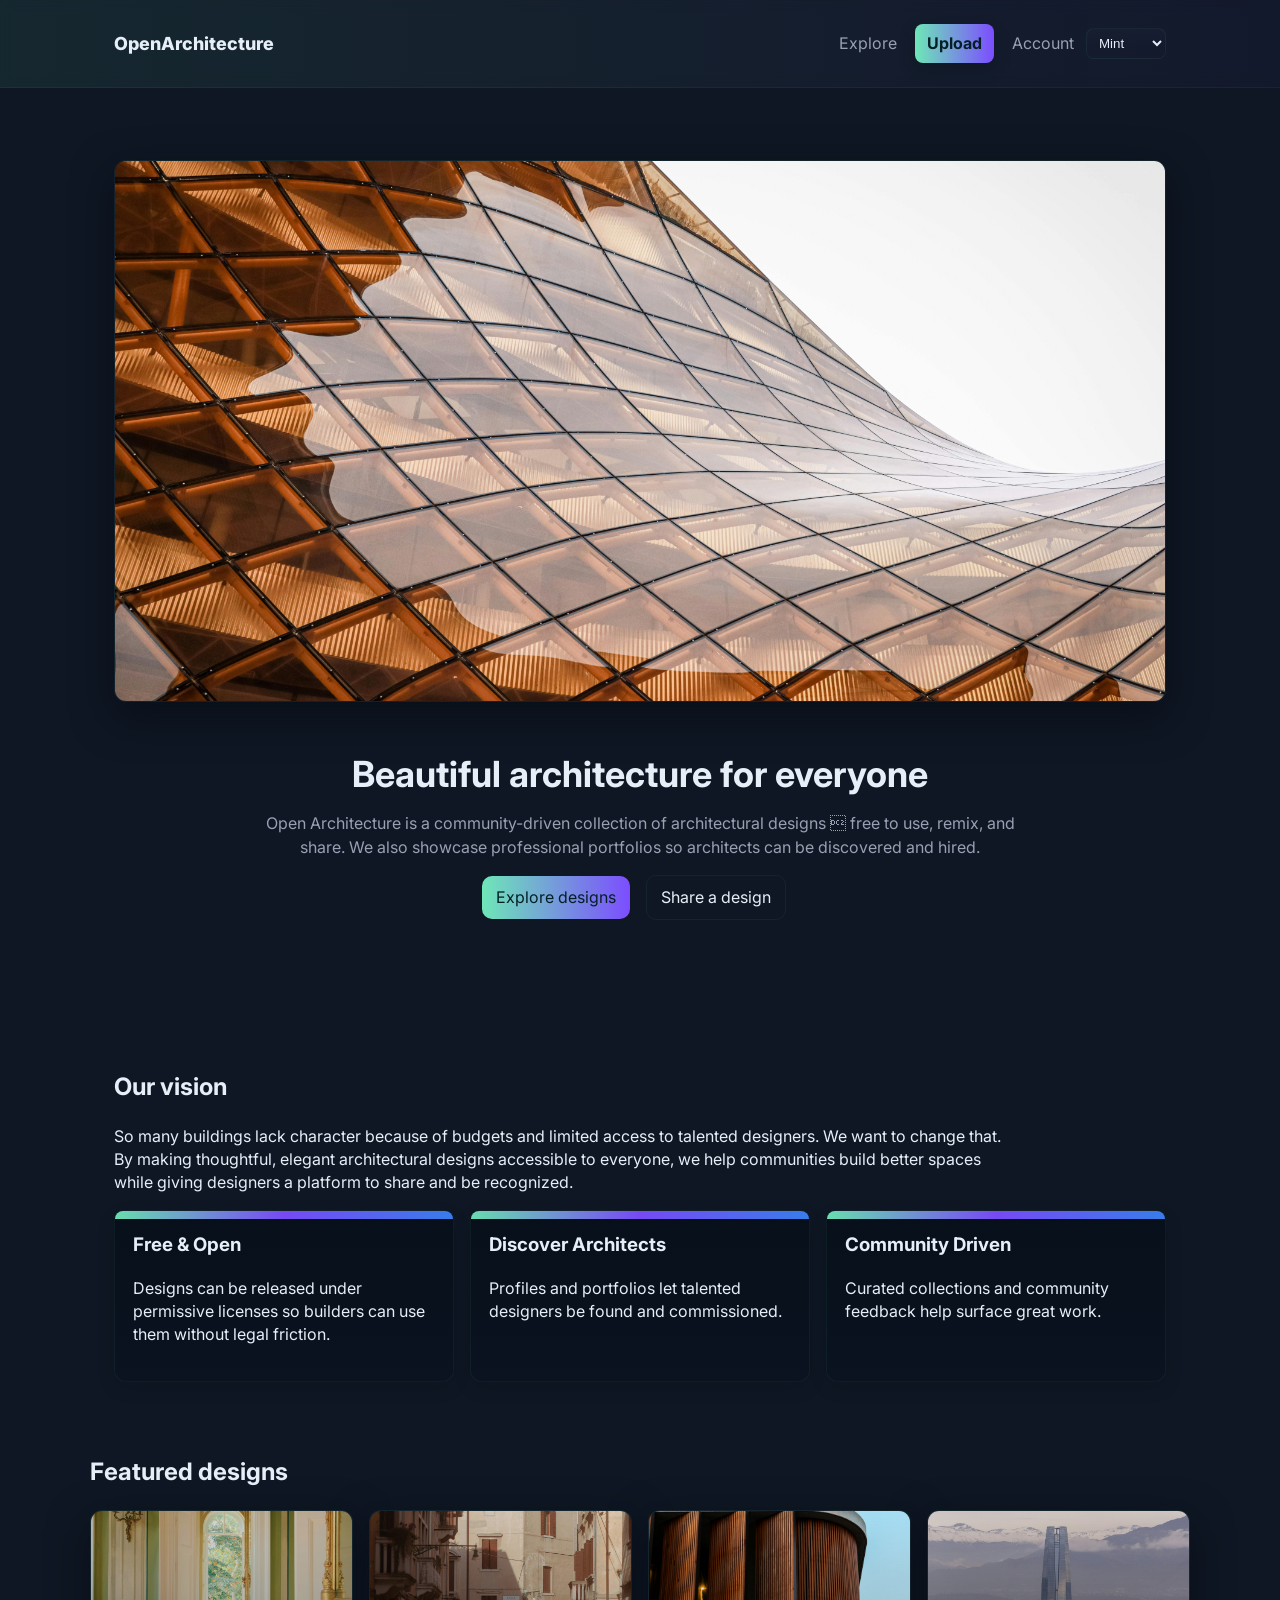
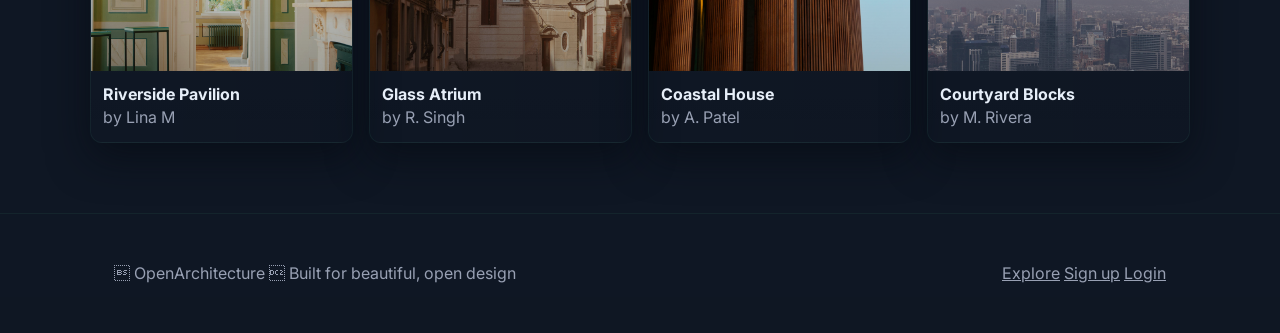
<file: index.html>
<!doctype html>
<html lang="en">
<head>
  <meta charset="utf-8" />
  <meta name="viewport" content="width=device-width,initial-scale=1" />
  <title>Open Architecture  Beautiful designs, freely shared</title>
  <link rel="preconnect" href="https://fonts.gstatic.com" crossorigin>
  <link href="https://fonts.googleapis.com/css2?family=Inter:wght@300;400;600;800&display=swap" rel="stylesheet">
  <link rel="stylesheet" href="/css/styles.css">
</head>
<body>
  <header class="site-header">
    <div class="container nav">
      <a class="brand" href="/">OpenArchitecture</a>
      <nav>
        <a href="/search.html">Explore</a>
        <a href="/upload.html" class="cta">Upload</a>
        <a href="/account.html">Account</a>
        <select class="theme-select" id="themeSelect" aria-label="Theme selector">
          <option value="mint">Mint</option>
          <option value="sunset">Sunset</option>
          <option value="ocean">Ocean</option>
          <option value="paper">Paper</option>
        </select>
      </nav>
    </div>
  </header>

  <main>
    <section class="hero">
      <div class="container hero-inner">
        <!-- Moved the hero image ABOVE the copy and made it full-width in the hero block -->
        <div class="hero-card" aria-hidden="false">
          <div class="card-top">
            <!-- two images stacked for smooth crossfade; initial src set to a known image from nice_buildings -->
            <img id="rotA" class="rot-img visible" src="/images/nice_buildings/pexels-abdullahoguk-32801364.jpg" alt="sample design A" />
            <img id="rotB" class="rot-img" src="/images/nice_buildings/pexels-airamdphoto-33665964.jpg" alt="sample design B" />
          </div>
          <div class="card-bottom">
            <strong id="rot-title">Riverside Pavilion</strong>
            <span id="rot-author">by Lina M.</span>
          </div>
        </div>

        <div class="hero-copy">
          <h1>Beautiful architecture for everyone</h1>
          <p>Open Architecture is a community-driven collection of architectural designs  free to use, remix, and share. We also showcase professional portfolios so architects can be discovered and hired.</p>
          <p class="hero-ctas">
            <a class="btn btn-primary" href="/search.html">Explore designs</a>
            <a class="btn" href="/upload.html">Share a design</a>
          </p>
        </div>
      </div>
    </section>

    <section class="vision container">
      <h2>Our vision</h2>
      <p>So many buildings lack character because of budgets and limited access to talented designers. We want to change that. By making thoughtful, elegant architectural designs accessible to everyone, we help communities build better spaces while giving designers a platform to share and be recognized.</p>

      <div class="grid">
        <div class="card">
          <h3>Free & Open</h3>
          <p>Designs can be released under permissive licenses so builders can use them without legal friction.</p>
        </div>
        <div class="card">
          <h3>Discover Architects</h3>
          <p>Profiles and portfolios let talented designers be found and commissioned.</p>
        </div>
        <div class="card">
          <h3>Community Driven</h3>
          <p>Curated collections and community feedback help surface great work.</p>
        </div>
      </div>
    </section>

    <section class="featured container">
      <h2>Featured designs</h2>
      <div id="featured-grid" class="grid">
        <!-- populated by JS -->
      </div>
    </section>

  </main>

  <footer class="site-footer">
    <div class="container">
      <div> OpenArchitecture  Built for beautiful, open design</div>
      <nav>
        <a href="/search.html">Explore</a>
        <a href="/signup.html">Sign up</a>
        <a href="/login.html">Login</a>
      </nav>
    </div>
  </footer>

  <script src="/js/app.js"></script>
  <script>
    // theme switcher: set data-theme on the root element
    const select = document.getElementById('themeSelect')
    const saved = localStorage.getItem('oa.theme') || 'mint'
    document.documentElement.dataset.theme = saved
    if(select) select.value = saved
    select?.addEventListener('change', e=>{
      const v = e.target.value
      document.documentElement.dataset.theme = v
      localStorage.setItem('oa.theme', v)
    })

    // Image rotation for hero using local images in /images/nice_buildings
    document.addEventListener('DOMContentLoaded', function(){
      (function(){
        const images = [
          "pexels-abdullahoguk-32801364.jpg",
          "pexels-airamdphoto-33665964.jpg",
          "pexels-alejandro-de-roa-649065356-30286915.jpg",
          "pexels-artur-stec-26039050-26734441.jpg",
          "pexels-aysegul-aytoren-46790226-12236767.jpg",
          "pexels-bailey-mahon-852645631-19659020.jpg",
          "pexels-bastien-moiroux-565173-1322252.jpg",
          "pexels-bouchta-lachhab-998636-2058692.jpg",
          "pexels-chasethepine-37183701.jpg",
          "pexels-clarence-chan-2160207969-36949779.jpg",
          "pexels-diego-arriaza-471610492-17415913.jpg",
          "pexels-douglas-schneiders-2148687071-31647743.jpg",
          "pexels-efrem-efre-2786187-34010690.jpg",
          "pexels-fakhri98-37230079.jpg",
          "pexels-filipgrobgaard-15467991.jpg",
          "pexels-frnz-brnhrdt-290426752-33320634.jpg",
          "pexels-hamidoffstudio-18613224.jpg",
          "pexels-instaszek-31940527.jpg",
          "pexels-joachim-hoholm-371880152-36426978.jpg",
          "pexels-kovyrina-31687640.jpg",
          "pexels-leonardo-delsabio-2150529415-36597363.jpg",
          "pexels-maksym-parovenko-2151629581-32317250.jpg",
          "pexels-masoodaslami-19275818.jpg",
          "pexels-mattia-morgut-2160442022-36726738.jpg",
          "pexels-midlox-13199593.jpg",
          "pexels-mira-romanescu-2160519235-36779806.jpg",
          "pexels-nicosiegl01-16703148.jpg",
          "pexels-nils-rotura-2157795908-35011638.jpg",
          "pexels-norman-t-742222691-18536662.jpg",
          "pexels-patricia-carceles-2158525019-37079034.jpg",
          "pexels-rafael-fonseca-almazan-235375276-12204322.jpg",
          "pexels-sukrit-lamthong-34482161-7915703.jpg",
          "pexels-umar-khan-1302113436-36835407.jpg",
          "pexels-v-marin-701396667-25365222.jpg",
          "pexels-veeterzy-20671979.jpg",
          "pexels-walter-cunha-2158705182-35551113.jpg",
          "pexels-xperimental-33488565.jpg"
        ]

        const base = '/images/nice_buildings/'
        let idx = Math.floor(Math.random()*images.length)
        const a = document.getElementById('rotA')
        const b = document.getElementById('rotB')
        const title = document.getElementById('rot-title')
        const author = document.getElementById('rot-author')
        let showingA = true

        function setMeta(filename){
          // try to derive a readable title/author from filename, fallback to filename
          const name = filename.replace(/^pexels-|\.jpg$/g,'').replace(/[-_]/g,' ')
          const parts = name.split(/\s+by\s+/i)
          title.textContent = parts[0].trim().slice(0,40) || 'Sample Design'
          if(parts[1]) author.textContent = 'by ' + parts[1].trim()
          else author.textContent = ''
        }

        function preload(src){
          return new Promise(resolve=>{
            const img = new Image()
            img.onload = ()=>resolve(true)
            img.onerror = ()=>resolve(false)
            img.src = src
          })
        }

        async function showNext(){
          idx = (idx + 1) % images.length
          const src = base + images[idx]
          const target = showingA ? b : a
          const current = showingA ? a : b
          // preload next
          await preload(src)
          target.src = src
          setMeta(images[idx])
          // crossfade
          target.classList.add('visible')
          current.classList.remove('visible')
          showingA = !showingA
        }

        // initialize
        // ensure initial images are in the rotation
        a.src = base + images[idx]
        setMeta(images[idx])
        a.classList.add('visible')

        // rotate every 6s
        setInterval(showNext, 6000)
      })()
    })
  </script>
  </script>
</body>
</html>
</file>
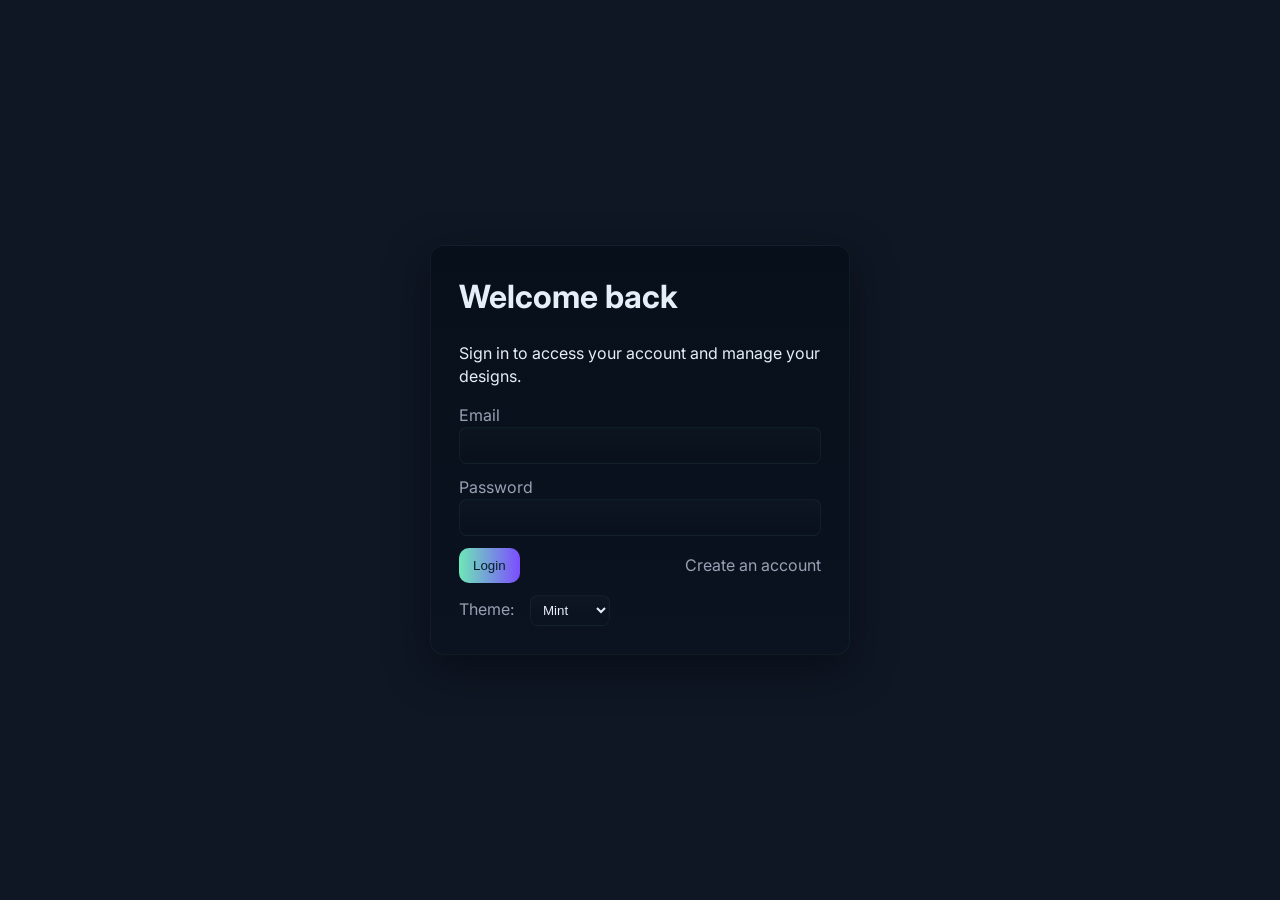
<file: login.html>
<!doctype html>
<html lang="en">
<head>
  <meta charset="utf-8" />
  <meta name="viewport" content="width=device-width,initial-scale=1" />
  <title>Login  Open Architecture</title>
  <link href="https://fonts.googleapis.com/css2?family=Inter:wght@300;400;600;800&display=swap" rel="stylesheet">
  <link rel="stylesheet" href="/css/styles.css">
</head>
<body>
  <main class="auth-page container">
    <div class="auth-card">
      <h1>Welcome back</h1>
      <p>Sign in to access your account and manage your designs.</p>
      <form class="auth-form">
        <label>Email
          <input type="email" required />
        </label>
        <label>Password
          <input type="password" required />
        </label>
        <div class="auth-actions">
          <button class="btn btn-primary">Login</button>
          <a href="/signup.html" class="muted">Create an account</a>
        </div>
      </form>
      <div style="margin-top:12px;color:var(--muted)">Theme: 
        <select id="themeSelectLogin" class="theme-select">
          <option value="mint">Mint</option>
          <option value="sunset">Sunset</option>
          <option value="ocean">Ocean</option>
          <option value="paper">Paper</option>
        </select>
      </div>
    </div>
  </main>

  <script>
    const sel = document.getElementById('themeSelectLogin')
    const saved = localStorage.getItem('oa.theme') || 'mint'
    document.documentElement.dataset.theme = saved
    if(sel) sel.value = saved
    sel?.addEventListener('change', e=>{
      const v = e.target.value
      document.documentElement.dataset.theme = v
      localStorage.setItem('oa.theme', v)
    })
  </script>
</body>
</html>
</file>
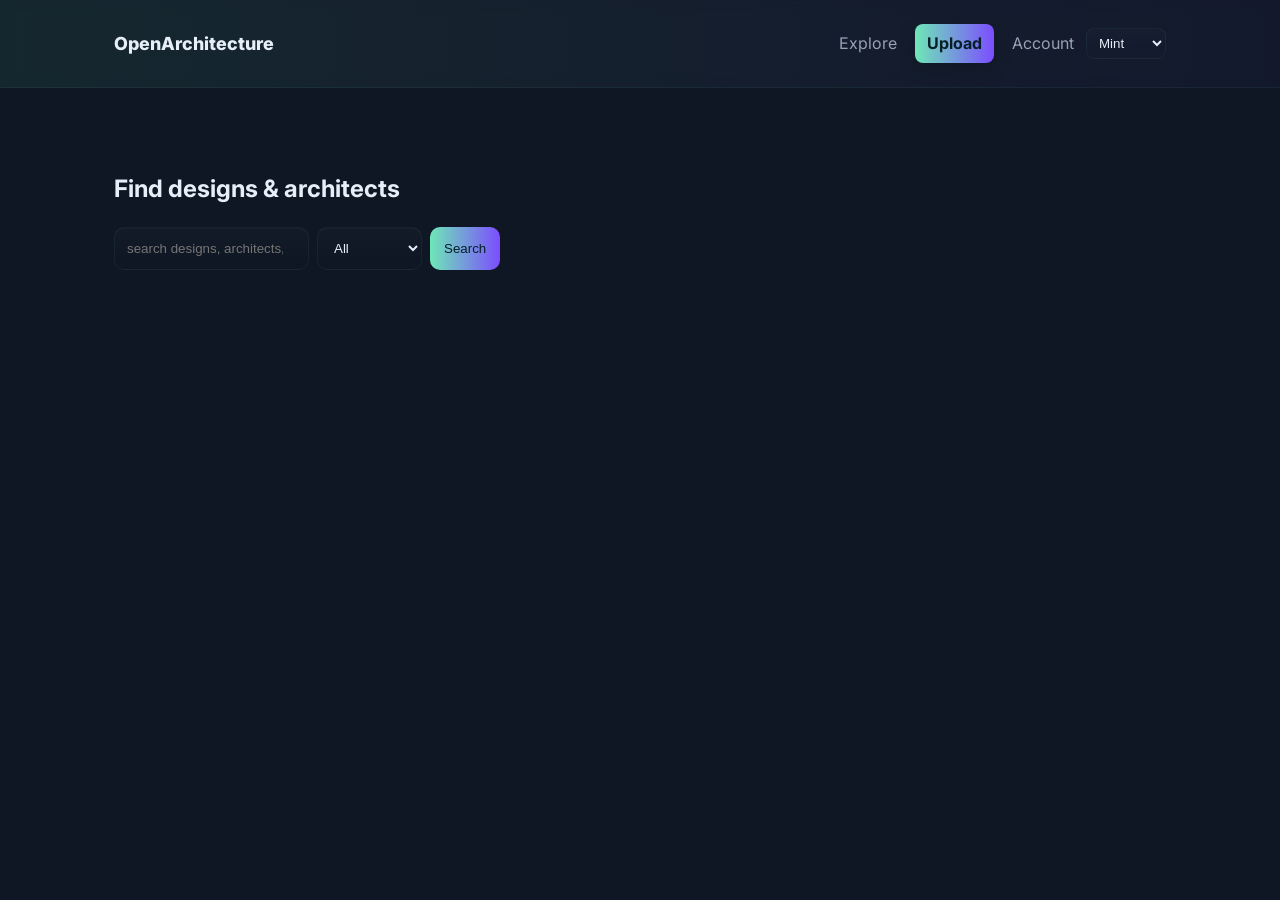
<file: search.html>
<!doctype html>
<html lang="en">
<head>
  <meta charset="utf-8" />
  <meta name="viewport" content="width=device-width,initial-scale=1" />
  <title>Explore Designs  Open Architecture</title>
  <link href="https://fonts.googleapis.com/css2?family=Inter:wght@300;400;600;800&display=swap" rel="stylesheet">
  <link rel="stylesheet" href="/css/styles.css">
</head>
<body>
  <header class="site-header">
    <div class="container nav">
      <a class="brand" href="/">OpenArchitecture</a>
      <nav>
        <a href="/search.html">Explore</a>
        <a href="/upload.html" class="cta">Upload</a>
        <a href="/account.html">Account</a>
        <select class="theme-select" id="themeSelectSearch" aria-label="Theme selector">
          <option value="mint">Mint</option>
          <option value="sunset">Sunset</option>
          <option value="ocean">Ocean</option>
          <option value="paper">Paper</option>
        </select>
      </nav>
    </div>
  </header>

  <main class="container">
    <section class="search-hero">
      <h1>Find designs & architects</h1>
      <form class="search-form" id="searchForm">
        <input type="search" id="q" placeholder="search designs, architects, tags..." />
        <select id="type">
          <option value="all">All</option>
          <option value="design">Designs</option>
          <option value="architect">Architects</option>
        </select>
        <button class="btn btn-primary">Search</button>
      </form>
    </section>

    <section class="results">
      <div id="resultsGrid" class="grid"></div>
    </section>
  </main>

  <script src="/js/search.js"></script>
  <script>
    // sync theme controls across pages
    const sel = document.getElementById('themeSelectSearch')
    const saved = localStorage.getItem('oa.theme') || 'mint'
    document.documentElement.dataset.theme = saved
    if(sel) sel.value = saved
    sel?.addEventListener('change', e=>{
      const v = e.target.value
      document.documentElement.dataset.theme = v
      localStorage.setItem('oa.theme', v)
    })
  </script>
</body>
</html>
</file>
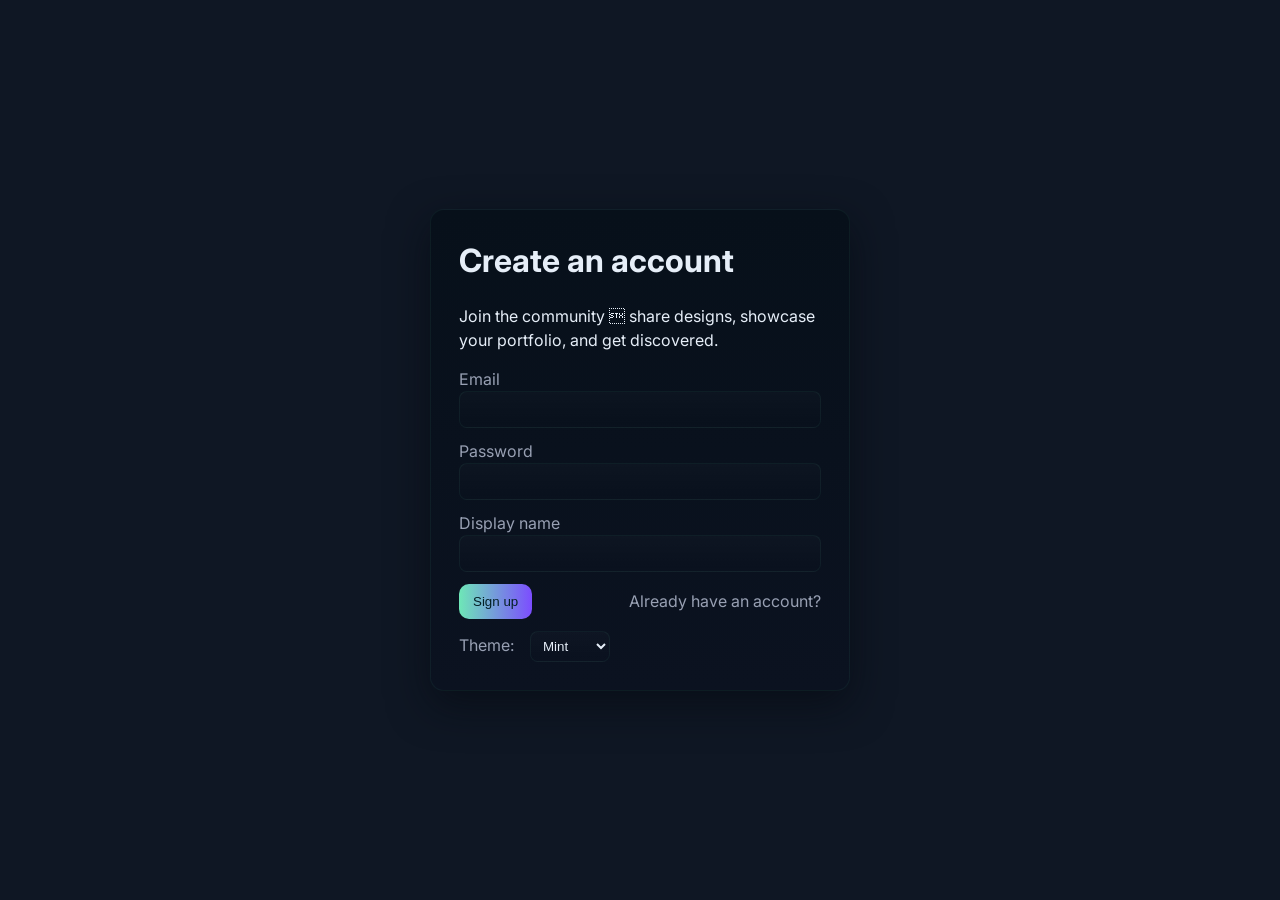
<file: signup.html>
<!doctype html>
<html lang="en">
<head>
  <meta charset="utf-8" />
  <meta name="viewport" content="width=device-width,initial-scale=1" />
  <title>Sign up  Open Architecture</title>
  <link href="https://fonts.googleapis.com/css2?family=Inter:wght@300;400;600;800&display=swap" rel="stylesheet">
  <link rel="stylesheet" href="/css/styles.css">
</head>
<body>
  <main class="auth-page container">
    <div class="auth-card">
      <h1>Create an account</h1>
      <p>Join the community  share designs, showcase your portfolio, and get discovered.</p>
      <form class="auth-form">
        <label>Email
          <input type="email" required />
        </label>
        <label>Password
          <input type="password" required />
        </label>
        <label>Display name
          <input />
        </label>
        <div class="auth-actions">
          <button class="btn btn-primary">Sign up</button>
          <a href="/login.html" class="muted">Already have an account?</a>
        </div>
      </form>
      <div style="margin-top:12px;color:var(--muted)">Theme: 
        <select id="themeSelectSignup" class="theme-select">
          <option value="mint">Mint</option>
          <option value="sunset">Sunset</option>
          <option value="ocean">Ocean</option>
          <option value="paper">Paper</option>
        </select>
      </div>
    </div>
  </main>

  <script>
    const sel = document.getElementById('themeSelectSignup')
    const saved = localStorage.getItem('oa.theme') || 'mint'
    document.documentElement.dataset.theme = saved
    if(sel) sel.value = saved
    sel?.addEventListener('change', e=>{
      const v = e.target.value
      document.documentElement.dataset.theme = v
      localStorage.setItem('oa.theme', v)
    })
  </script>
</body>
</html>
</file>
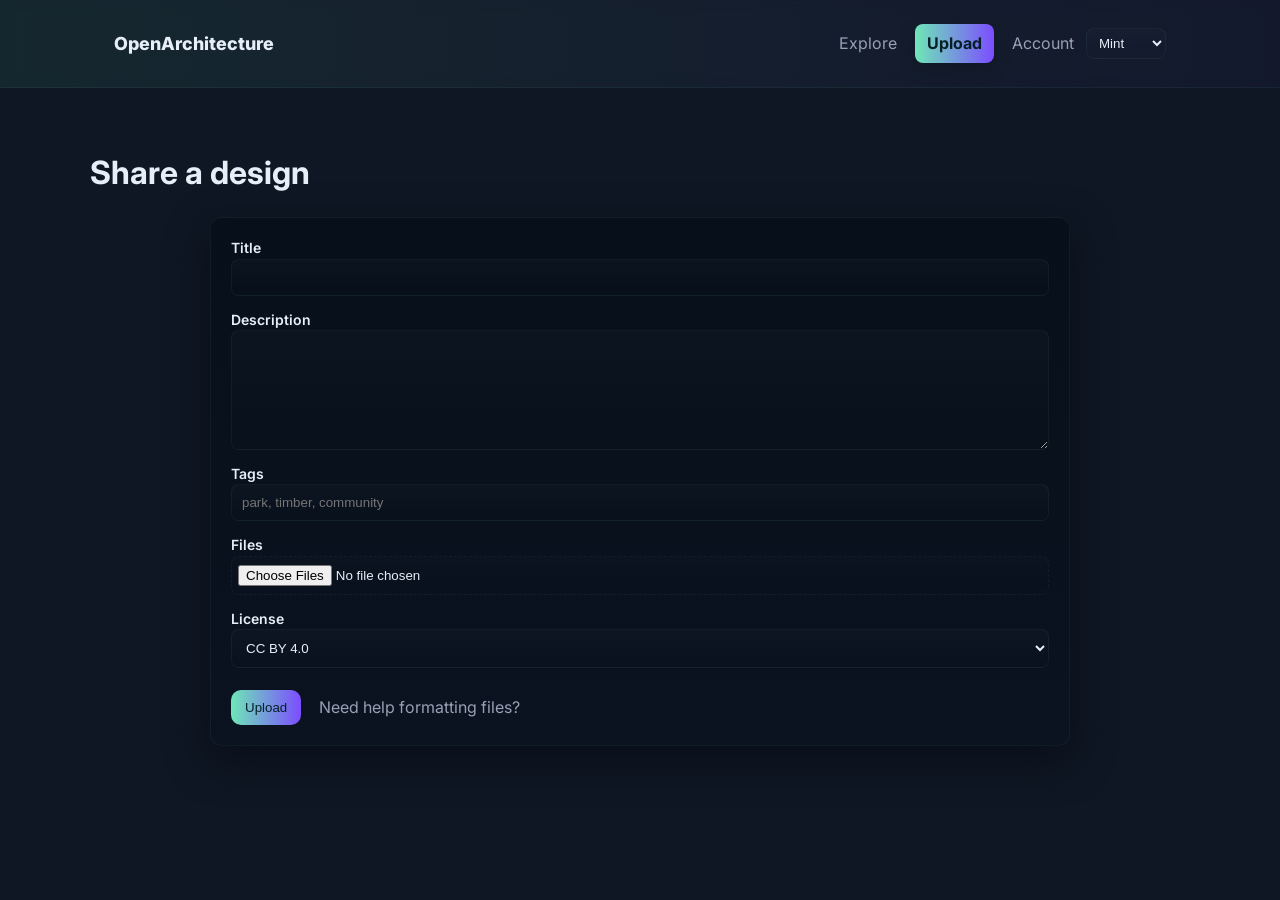
<file: upload.html>
<!doctype html>
<html lang="en">
<head>
  <meta charset="utf-8" />
  <meta name="viewport" content="width=device-width,initial-scale=1" />
  <title>Upload a design  Open Architecture</title>
  <link href="https://fonts.googleapis.com/css2?family=Inter:wght@300;400;600;800&display=swap" rel="stylesheet">
  <link rel="stylesheet" href="/css/styles.css">
</head>
<body>
  <header class="site-header">
    <div class="container nav">
      <a class="brand" href="/">OpenArchitecture</a>
      <nav>
        <a href="/search.html">Explore</a>
        <a href="/upload.html" class="cta">Upload</a>
        <a href="/account.html">Account</a>
        <select class="theme-select" id="themeSelectUpload" aria-label="Theme selector">
          <option value="mint">Mint</option>
          <option value="sunset">Sunset</option>
          <option value="ocean">Ocean</option>
          <option value="paper">Paper</option>
        </select>
      </nav>
    </div>
  </header>

  <main class="container upload-page">
    <h1>Share a design</h1>
    <form class="upload-form" id="uploadForm">
      <label>Title
        <input type="text" name="title" required />
      </label>
      <label>Description
        <textarea name="description"></textarea>
      </label>
      <label>Tags
        <input name="tags" placeholder="park, timber, community" />
      </label>
      <label>Files
        <input type="file" name="files" multiple />
      </label>
      <label>License
        <select name="license">
          <option>CC BY 4.0</option>
          <option>CC0</option>
          <option>All Rights Reserved</option>
        </select>
      </label>
      <div class="upload-actions">
        <button class="btn btn-primary">Upload</button>
        <a class="muted" href="#">Need help formatting files?</a>
      </div>
    </form>
  </main>

  <script src="/js/upload.js"></script>
  <script>
    const sel = document.getElementById('themeSelectUpload')
    const saved = localStorage.getItem('oa.theme') || 'mint'
    document.documentElement.dataset.theme = saved
    if(sel) sel.value = saved
    sel?.addEventListener('change', e=>{
      const v = e.target.value
      document.documentElement.dataset.theme = v
      localStorage.setItem('oa.theme', v)
    })
  </script>
</body>
</html>
</file>
<file: css/styles.css>
/* Themeable CSS variables — switch themes via document.documentElement.dataset.theme = 'mint' | 'sunset' | 'ocean' | 'paper' */
 :root{
  /* Default theme: Sunset (warm coral / gold / deep magenta) */
  --bg: linear-gradient(180deg,#2a0f12,#12090a);
  --card: linear-gradient(180deg,#2a0f12,#190909);
  --surface-2: #241012;
  --muted: #e4c9bd;

  --accent-1: #ffb366; /* saffron/gold */
  --accent-2: #ff6b6b; /* coral */
  --accent-3: #9b4d9b; /* deep magenta */
  --accent-1-foreground: #2b0a06;
  --accent-2-foreground: #2b0a06;
  --accent-3-foreground: #ffffff;

  --text: #fff6f3;
  --glass: rgba(255,255,255,0.04);
  --radius: 12px;
  --max-width: 1100px;
  --focus: rgba(255,182,102,0.16);
  --border: rgba(255,182,102,0.08);
  --header-bg: linear-gradient(90deg, rgba(255,182,102,0.12), rgba(255,107,107,0.05));
  --card-shadow: 0 14px 40px rgba(20,8,8,0.66);
  --hero-overlay: linear-gradient(180deg, rgba(255,182,102,0.18), rgba(255,107,107,0.08));
  --section-bg: linear-gradient(180deg, rgba(255,182,102,0.03), rgba(155,77,155,0.02));
}

/* Mint theme (available via data-theme='mint') */
:root[data-theme='mint']{
  --bg: #0f1724;
  --card: linear-gradient(180deg,#07101a,#0b1220);
  --surface-2: #081725;
  --muted: #98a0b3;

  --accent-1: #6ee7b7; /* mint */
  --accent-2: #7c4dff; /* purple */
  --accent-3: #3b82f6; /* blue */
  --accent-1-foreground: #042025;
  --accent-2-foreground: #ffffff;
  --accent-3-foreground: #ffffff;

  --text: #e6eef8;
  --focus: rgba(110,231,183,0.12);
  --border: rgba(110,231,183,0.06);
  --header-bg: linear-gradient(90deg, rgba(110,231,183,0.08), rgba(124,77,255,0.04));
  --card-shadow: 0 14px 40px rgba(6,10,18,0.66);
  --hero-overlay: linear-gradient(180deg, rgba(110,231,183,0.18), rgba(124,77,255,0.08));
  --section-bg: linear-gradient(180deg, rgba(110,231,183,0.03), rgba(59,130,246,0.02));
}

/* Sunset (explicit) — kept for parity with data-theme switch */
:root[data-theme='sunset']{
  --bg: linear-gradient(180deg,#2a0f12,#12090a);
  --card: linear-gradient(180deg,#2a0f12,#190909);
  --surface-2: #241012;
  --muted: #e4c9bd;

  --accent-1: #ffb366; /* saffron/gold */
  --accent-2: #ff6b6b; /* coral */
  --accent-3: #9b4d9b; /* deep magenta */
  --accent-1-foreground: #2b0a06;
  --accent-2-foreground: #2b0a06;
  --accent-3-foreground: #ffffff;

  --text: #fff6f3;
  --focus: rgba(255,182,102,0.16);
  --border: rgba(255,182,102,0.08);
  --header-bg: linear-gradient(90deg, rgba(255,182,102,0.12), rgba(255,107,107,0.05));
  --card-shadow: 0 14px 40px rgba(20,8,8,0.66);
  --hero-overlay: linear-gradient(180deg, rgba(255,182,102,0.18), rgba(255,107,107,0.08));
  --section-bg: linear-gradient(180deg, rgba(255,182,102,0.03), rgba(155,77,155,0.02));
}
/* Ocean: teal + blue + sea green */
:root[data-theme='ocean']{
  --bg: linear-gradient(180deg,#021725,#011018);
  --card: linear-gradient(180deg,#082432,#061a2a);
  --surface-2: #072a37;
  --muted: #9bcbd6;

  --accent-1: #2dd4bf; /* teal */
  --accent-2: #3b82f6; /* blue */
  --accent-3: #06b6d4; /* sea-cyan */
  --accent-1-foreground: #021724;
  --accent-2-foreground: #ffffff;
  --accent-3-foreground: #021724;

  --text: #e6f6f9;
  --focus: rgba(45,212,191,0.14);
  --border: rgba(45,212,191,0.06);
  --header-bg: linear-gradient(90deg, rgba(45,212,191,0.12), rgba(59,130,246,0.05));
  --card-shadow: 0 16px 48px rgba(2,10,18,0.7);
  --hero-overlay: linear-gradient(180deg, rgba(45,212,191,0.18), rgba(59,130,246,0.08));
  --section-bg: linear-gradient(180deg, rgba(45,212,191,0.03), rgba(14,165,233,0.02));
}

/* Paper: saffron + rust + teal for contrast */
:root[data-theme='paper']{
  --bg: linear-gradient(180deg,#f7f5f2,#efece8);
  --card: linear-gradient(180deg,#ffffff,#fffaf6);
  --surface-2: #fff6ee;
  --muted: #6b6b6b;

  --accent-1: #ffb703; /* saffron */
  --accent-2: #fb5607; /* rust */
  --accent-3: #06b6d4; /* teal */
  --accent-1-foreground: #2b1800;
  --accent-2-foreground: #fffaf6;
  --accent-3-foreground: #2b1800;

  --text: #111111;
  --focus: rgba(251,86,7,0.08);
  --border: rgba(17,17,17,0.06);
  --header-bg: linear-gradient(90deg, rgba(255,183,3,0.12), rgba(251,86,7,0.04));
  --card-shadow: 0 8px 24px rgba(17,17,17,0.06);
  --hero-overlay: linear-gradient(180deg, rgba(255,183,3,0.08), rgba(251,86,7,0.04));
  --section-bg: linear-gradient(180deg, rgba(255,183,3,0.03), rgba(6,182,212,0.02));
}

/* base layout */
*{box-sizing:border-box}
html,body{height:100%}
body{
  margin:0;
  font-family:Inter, system-ui, -apple-system, 'Segoe UI', Roboto, 'Helvetica Neue', Arial;
  background: var(--bg);
  color:var(--text);
  -webkit-font-smoothing:antialiased;
  -moz-osx-font-smoothing:grayscale;
  line-height:1.45;
  transition: background-color 320ms ease, color 320ms ease;
}
.container{max-width:var(--max-width);margin:0 auto;padding:24px}

/* Header — use accent-1 + accent-2 for a bolder chroma wash */
.site-header{backdrop-filter: blur(6px);position:sticky;top:0;z-index:50;border-bottom:1px solid var(--border);background:var(--header-bg);transition:background 280ms ease}
.site-header .nav{display:flex;align-items:center;justify-content:space-between}
.brand{font-weight:800;color:var(--text);text-decoration:none;font-size:18px}
.site-header nav{display:flex;align-items:center}
.site-header nav a{color:var(--muted);text-decoration:none;margin-left:18px}
.site-header nav a.cta{padding:8px 12px;border-radius:8px;background:linear-gradient(90deg,var(--accent-1),var(--accent-2));color:var(--accent-1-foreground);font-weight:700;box-shadow:0 6px 18px rgba(0,0,0,0.18)}
.site-header nav a:hover{color:var(--accent-2)}

/* Theme select styling */
.theme-select{margin-left:12px;padding:6px 8px;border-radius:8px;border:1px solid var(--border);background:linear-gradient(180deg, rgba(255,255,255,0.02), transparent);color:var(--text)}

.hero{padding:48px 0}
.hero-inner{display:flex;gap:28px;align-items:center;flex-direction:column}
.hero-copy{max-width:760px;margin:18px auto}
.hero h1{font-size:36px;margin:0 0 12px;text-align:center}
.hero p{margin:0 0 16px;color:var(--muted);text-align:center}
.hero-ctas .btn{margin-right:12px}

/* Hero image rotator styles */
.rot-img{position:absolute;left:0;top:0;width:100%;height:100%;object-fit:cover;opacity:0;transition:opacity 900ms ease}
.rot-img.visible{opacity:1}
.hero-card{width:100%;max-width:1200px;border-radius:var(--radius);overflow:hidden;background:linear-gradient(180deg, rgba(0,0,0,0.06), rgba(0,0,0,0.02));box-shadow:var(--card-shadow);border:1px solid var(--border);position:relative;margin:0 auto}
.card-top{position:relative;height:540px;overflow:hidden}
.card-bottom{display:none;padding:12px;background:linear-gradient(180deg,transparent, rgba(0,0,0,0.02));justify-content:space-between;align-items:center}
.vision p{max-width:900px;}
.grid{display:grid;grid-template-columns:repeat(auto-fit,minmax(220px,1fr));gap:16px}

/* Cards: use surface gradients, accent bars, and more color on hover */
.card{background:var(--card);padding:18px;border-radius:12px;border:1px solid var(--border);box-shadow:0 6px 18px rgba(0,0,0,0.12);transition:transform 200ms ease, box-shadow 200ms ease, background 240ms ease}
.card h3{margin-top:0}
.card:hover{transform:translateY(-6px);box-shadow:0 24px 60px rgba(0,0,0,0.26)}

/* Add an accent bar to cards that uses the theme triad */
.card::before{content:'';display:block;height:8px;border-top-left-radius:10px;border-top-right-radius:10px;margin:-18px -18px 12px;background:linear-gradient(90deg,var(--accent-1),var(--accent-2),var(--accent-3));opacity:0.95}

.featured{padding:30px 0}
#featured-grid .design-card{padding:0;overflow:hidden;border-radius:12px;background:linear-gradient(180deg, rgba(255,255,255,0.02), transparent);border:1px solid var(--border);box-shadow:var(--card-shadow)}
.design-card img{width:100%;height:160px;object-fit:cover;display:block}
.design-card .info{padding:12px;background:linear-gradient(90deg, rgba(0,0,0,0.0), rgba(0,0,0,0.04));}
.design-card .info .title{font-weight:700}

/* Featured overlay: use accent-2 and accent-3 to tint previews */
.design-card .preview{position:relative}
.design-card .preview::after{content:'';position:absolute;left:0;right:0;bottom:0;top:0;background:linear-gradient(180deg, rgba(0,0,0,0), rgba(0,0,0,0.22)), linear-gradient(90deg, rgba(0,0,0,0.0), rgba(0,0,0,0.0));mix-blend-mode:multiply;pointer-events:none}
.design-card .preview .accent-strip{position:absolute;left:0;right:0;height:6px;bottom:0;background:linear-gradient(90deg,var(--accent-2),var(--accent-3));}

.site-footer{border-top:1px solid var(--border);padding:24px 0;margin-top:40px;color:var(--muted);background:linear-gradient(180deg, transparent, rgba(0,0,0,0.02))}
.site-footer .container{display:flex;justify-content:space-between;align-items:center}
.site-footer a{color:var(--muted)}
.site-footer a:hover{color:var(--accent-2)}

/* Search and results */
.search-hero{padding:40px 0}
.search-form{display:flex;gap:8px}
.search-form input, .search-form select{padding:12px;border-radius:10px;border:1px solid var(--border);background:linear-gradient(180deg, rgba(255,255,255,0.02), transparent);color:var(--text);min-width:0;box-shadow:inset 0 1px 0 rgba(255,255,255,0.02)}

.btn{display:inline-block;padding:10px 14px;border-radius:10px;background:transparent;border:1px solid var(--border);color:var(--text);text-decoration:none;transition:all 200ms ease}
.btn-primary{background:linear-gradient(90deg,var(--accent-1),var(--accent-2));border:none;color:var(--accent-1-foreground)}
.btn.alt{background:linear-gradient(90deg,var(--accent-2),var(--accent-3));color:var(--accent-2-foreground)}
.btn.ghost{background:transparent;border:1px dashed var(--border)}
.btn:hover{transform:translateY(-2px)}
.muted{color:var(--muted);text-decoration:none}
.muted:hover{color:var(--text)}

/* Auth & form surfaces get accent edges */
/* Auth & form surfaces get accent edges */
.auth-page{display:flex;min-height:100vh;align-items:center;justify-content:center}
.auth-card{background:var(--card);padding:28px;border-radius:14px;min-width:320px;max-width:420px;border:1px solid var(--border);box-shadow:var(--card-shadow)}
.auth-card h1{margin-top:0}
.auth-form label{display:block;margin-bottom:12px;color:var(--muted)}
.auth-form input, .auth-form textarea, .auth-form select{width:100%;padding:10px;border-radius:8px;border:1px solid var(--border);background:linear-gradient(180deg, rgba(255,255,255,0.02), transparent);color:var(--text)}
.auth-actions{display:flex;justify-content:space-between;align-items:center;margin-top:12px}

/* Upload page styles */
.upload-page{padding:40px 0}
.upload-form{background:var(--card);padding:20px;border-radius:12px;border:1px solid var(--border);box-shadow:var(--card-shadow);max-width:860px;margin:18px auto;display:grid;gap:14px}
.upload-form h1{margin:0 0 6px}
.upload-form label{display:flex;flex-direction:column;color:var(--text);font-weight:600;font-size:14px}
.upload-form input[type="text"], .upload-form input[name="tags"], .upload-form textarea, .upload-form select{width:100%;padding:10px;border-radius:8px;border:1px solid var(--border);background:linear-gradient(180deg, rgba(255,255,255,0.02), transparent);color:var(--text)}
.upload-form textarea{min-height:120px;resize:vertical}
.upload-form input[type="file"]{padding:8px 6px;border-radius:8px;border:1px dashed var(--border);background:linear-gradient(180deg, rgba(255,255,255,0.01), transparent);color:var(--text);cursor:pointer}
.upload-form .file-list{display:flex;gap:8px;flex-wrap:wrap;margin-top:6px}
.upload-form .file-item{background:linear-gradient(90deg, rgba(255,255,255,0.02), transparent);border:1px solid var(--border);padding:8px 10px;border-radius:8px;font-size:13px;color:var(--muted)}
.upload-actions{display:flex;gap:12px;align-items:center;justify-content:flex-start;margin-top:8px}
.upload-actions .muted{margin-left:6px}

/* small tweaks for mobile */
@media (max-width:600px){
  .upload-form{padding:16px;margin:12px}
  .upload-form label{font-size:13px}
}
/* badges, tags — use each accent for variety */
.badge{display:inline-block;padding:6px 8px;border-radius:8px;background:linear-gradient(90deg,var(--accent-2),var(--accent-3));color:var(--accent-2-foreground);border:1px solid rgba(0,0,0,0.06)}
.accent-bg{background:linear-gradient(90deg,var(--accent-1),var(--accent-2));color:var(--accent-1-foreground);padding:6px 10px;border-radius:8px}
.tag{display:inline-block;padding:4px 8px;border-radius:999px;background:linear-gradient(90deg,var(--accent-3),var(--accent-1));color:var(--accent-3-foreground);border:1px solid var(--border);font-size:13px}

/* focus outlines */
:focus{outline:none;box-shadow:0 0 0 4px var(--focus);border-radius:8px}

/* transitions for a smoother switch */
*{transition:background-color 220ms ease,color 220ms ease,border-color 220ms ease,box-shadow 220ms ease,transform 180ms ease}

/* responsive tweaks */
@media (max-width:900px){
  .hero-inner{flex-direction:column}
  .design-page{grid-template-columns:1fr}
  .account-page{flex-direction:column}
  .site-header .nav{padding:8px 24px}
  .site-header nav a{margin-left:10px}
  .account-sidebar{width:100%}
}
</file>
